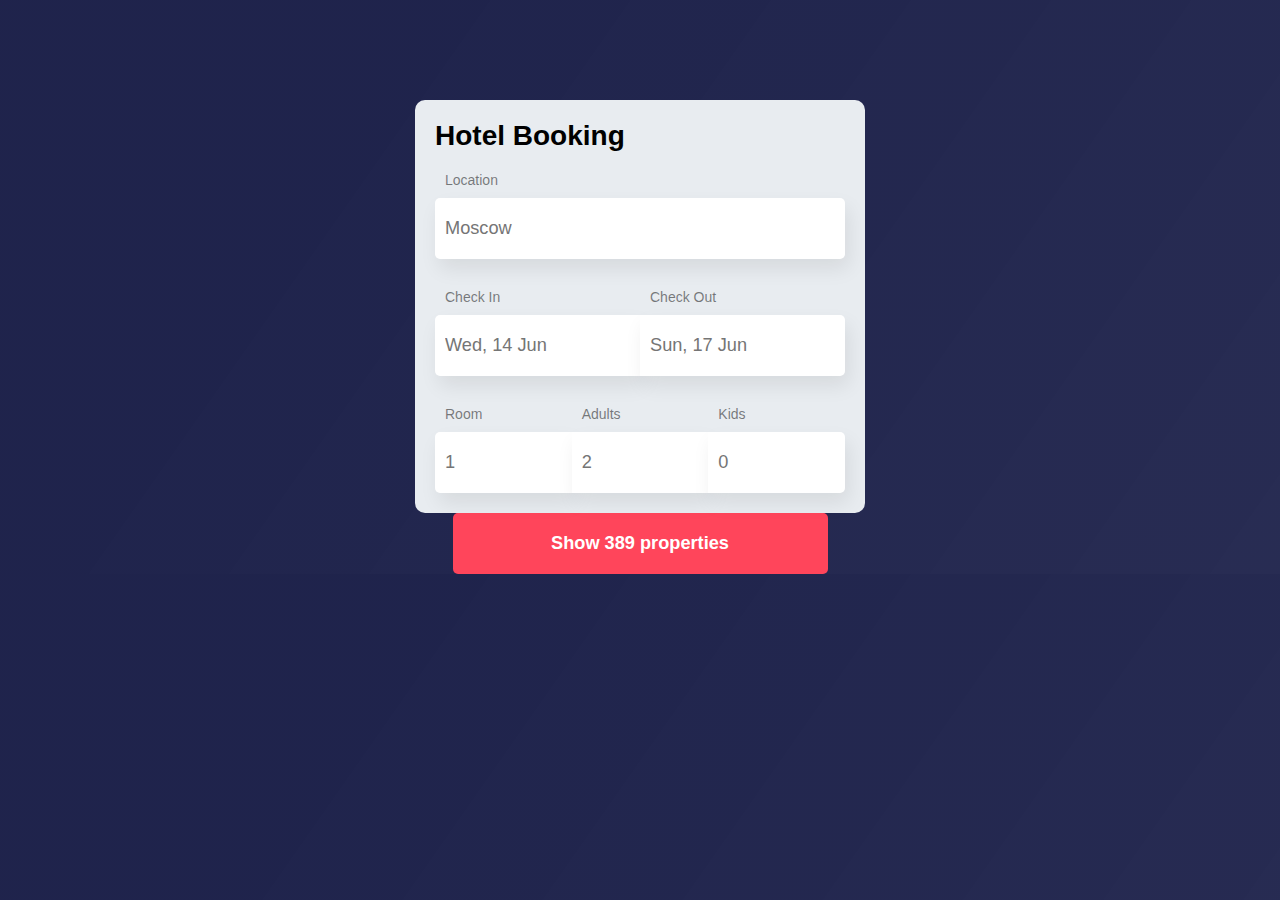
<file: booking-hotel/index.html>
<!DOCTYPE html>
<html>
<head>
	<meta charset="utf-8">
	<meta name="viewport" content="width=device-width, initial-scale=1.0">
	<title>Form Booking Hotel</title>
	<link rel="stylesheet" type="text/css" href="style.css">

	<!-- Dibuat oleh Ifran Silalahi -->

</head>
<body>
	<div id="wrapper">
		<form>
			<h1>Hotel Booking</h1>
			<div class="inp location">
				<label for="location">Location</label>
				<input type="text" name="location" placeholder="Moscow">
			</div>
			<div class="inp dates">
				<div class="date">
					<label for="checkIn">Check In</label>					
					<input type="text" id="checkIn" placeholder="Wed, 14 Jun" onfocus="(this.type='date')" onblur="(this.type='text')">
				</div>
				<div class="date">
					<label for="checkOut">Check Out</label>					
					<input type="text" id="checkOut" placeholder="Sun, 17 Jun" onfocus="(this.type='date')" onblur="(this.type='text')">
				</div>
			</div>
			<div class="inp infos">
				<div class="info">
				<label for="room">Room</label>
				<input type="number" name="room" id="room" placeholder="1">
			</div>
			<div class="info">
				<label for="adults">Adults</label>
				<input type="number" name="adults" placeholder="2">
			</div>
			<div class="info">
				<label for="kids">Kids</label>
				<input type="number" name="kids" id="kids" placeholder="0">
			</div>
			</div>			
		</form>
	</div>
	<div id="return">
		<p>Show 389 properties</p>
	</div>

</body>
</html>
</file>
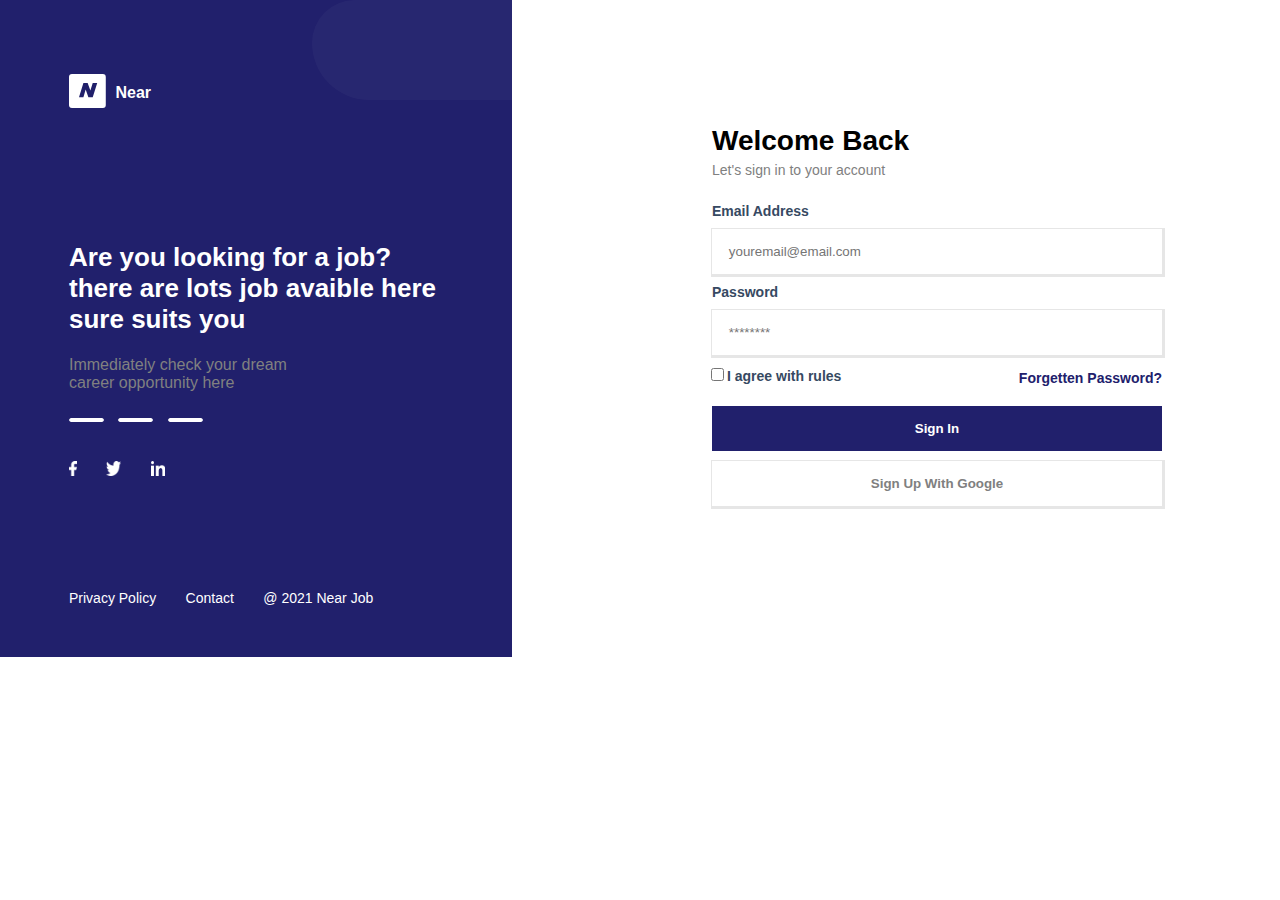
<file: form-login/index.html>
<!DOCTYPE html>
<html>
<head>
	<meta charset="utf-8">
	<title>Form Login | Near</title>
	<link rel="stylesheet" type="text/css" href="style.css">
</head>
<body>
	<div id="rectangle"></div>
	<div id="rectangle2"></div>
	<div id="deskripsi">
		<div id="logo">
			<img src="img/logo.svg">
		</div>
		<div id="desc">
			<h2>Are you looking for a job? there are lots job avaible here sure suits you</h2>
			<p>Immediately check your dream career opportunity here</p>
			<div class="line">				
				<img src="img/line.png">
				<img src="img/line.png" class="line2">
				<img src="img/line.png">
			</div>			
			<div class="sosmed">
				<a href="#"><img src="img/facebook.png"></a>
				<a href="#"><img src="img/twitter.png"></a>
				<a href="#"><img src="img/linkedin.png"></a>					
			</div>
		</div>
		<div id="footer">
			<a href="#">Privacy Policy</a>
			<a href="#">Contact</a>
			<a href="#">@ 2021 Near Job</a>
		</div>
	</div>
	<div id="form">
		<section>
		<h2>Welcome Back</h2>
		<p class="text-form">Let's sign in to your account</p>
		<form>
			<label for="email">Email Address
				<br><input type="email" id="email" required="email" placeholder="    youremail@email.com"><br></label>
			<label for="password">Password<br>
				<input type="password" id="password" placeholder="    ********"><br></label>
			<label for="agree" id="agree">
				<input type="checkbox" value="yes">I agree with rules
			</label>
			<a href="#" id="forget-pass">Forgetten Password?</a>
			<button type="submit" id="submit-btn">Sign In</button>
			<button type="submit" id="submit-btn2">Sign Up With Google</button>
		</form>
		</section>		
	</div>
</body>
</html>
</file>
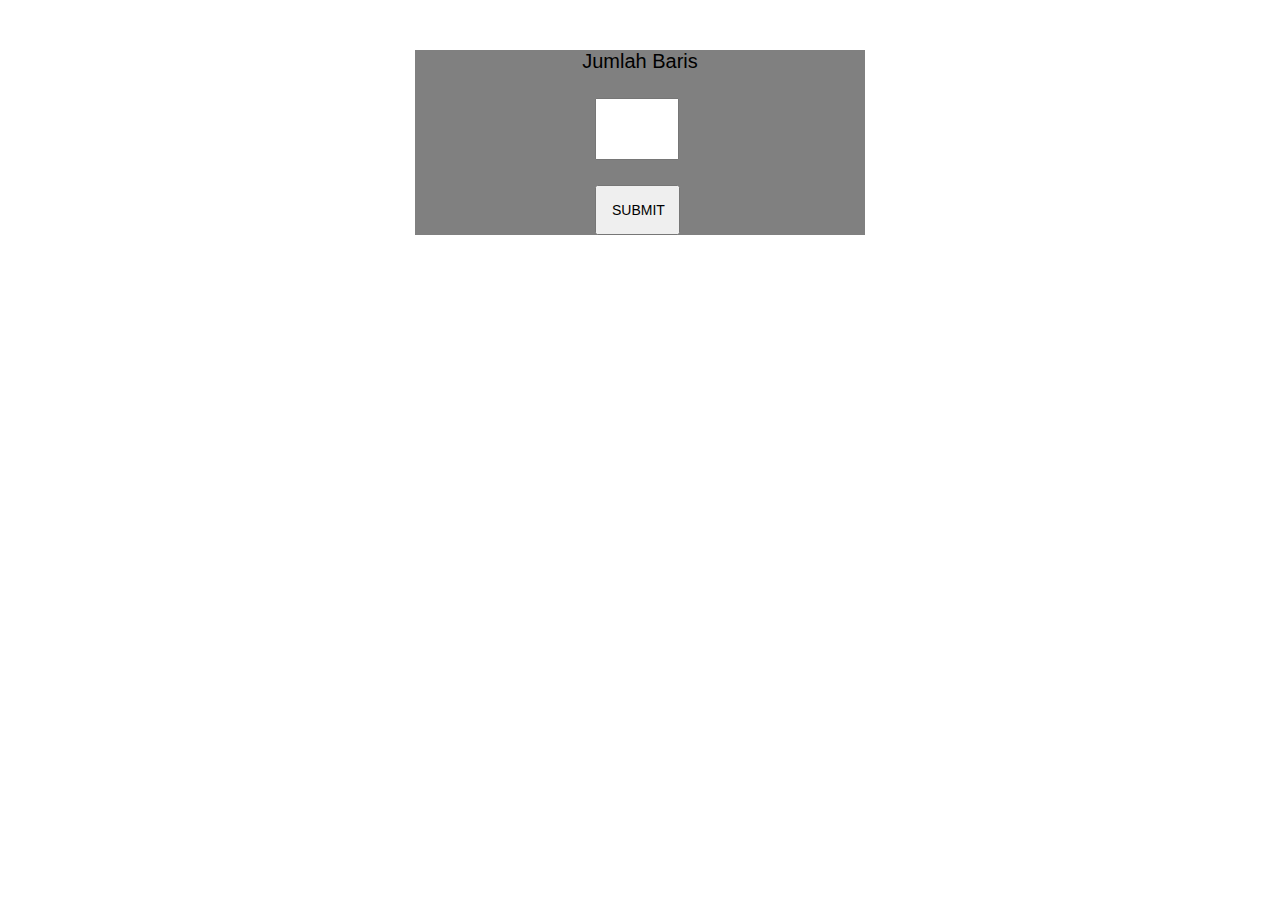
<file: segitiga-piramid/index.html>
<!DOCTYPE html>
<html>
<head>
	<meta charset="utf-8">
	<title>Segitiga Piramid</title>
</head>
<style type="text/css">
	* {		
		font-family: sans-serif;			
	}

	#wrapper {
		width: 450px;		
		margin: 0 auto;						
		font-size: 20px;		
		text-align: center;
		background-color: grey;		
	}

	label {	
		display: block;
		margin-top: 50px;		
	}
	
	#wrapper input	{
		margin: 25px 0 0 0;		
		padding: 15px;
		width: 50px;
		font-size: 24px;		
		margin-left: 40%;			
		display: block;	
	}
	
	#wrapper .btn {		
		font-size: 14px;			
		width: 85px;
		margin-bottom: 50px;
	}

	#output {
		background-color: grey;		
	}


</style>
<body>
	<div id="wrapper">
		<label for="baris">Jumlah Baris</label>
		<input type="number" id="baris">		
		<input type="submit" onclick="hasil()" value="SUBMIT" class="btn">
		<div id="output">

		</div>
	</div>

</body>
<script type="text/javascript">	
	function hasil() {
		var baris = document.getElementById("baris").value;		
		// document.getElementById("output").innerHTML = piramid;
		for (var i = 0; i <= baris; i++) {
			document.wrire("*");			
		}
		
	}			
				
</script>
</html>
</file>
<file: booking-hotel/style.css>
* {
	padding: 0;
	margin: 0;
	box-sizing: border-box;
	font-family: sans-serif;
}

body {
	background-image: linear-gradient(125deg, rgba(0,5,51,0.87718837535014) 25%, rgba(0,5,51,0.8435749299719888) 100%), url(https://img.freepik.com/free-photo/beautiful-luxury-outdoor-swimming-pool-hotel-resort_74190-7433.jpg?t=st=1645360712~exp=1645361312~hmac=fc77984effa15dca93cd941057f627be0b0163af1a6a5db0dd55a792266fcf11&w=740);
	background-size: cover;
	font-size: 14px;
}

#wrapper {
	background-color: #E8ECF0;	
	width: 450px;		
	border-radius: 10px;
	margin: 0 auto;		
}

#wrapper form {
	padding: 20px;
	margin-top: 100px;
}

form input {
	padding: 20px 10px;	
	width: 100%;
	box-shadow: 4px 10px 20px rgba(0, 0, 0, 0.08);
	font-size: 1.3em;
	border: none;
	color: #000;
}

input[name="location"] {
	border-radius: 5px;
}

#checkIn, #room {
	border-radius: 5px 0 0 5px;
}

#checkOut, #kids {
	border-radius: 0 5px 5px 0;
}
.inp {
	margin: 20px 0 0 0;	
}

.inp label {
	display: block;
	color: #00000080;
	margin: 10px;
	font-size: 1em;
}

.dates {
	display: flex;
}

.dates .date {
	width: 50%;
}

.infos {
	display: flex;
}

#return {
	background-color: #FF455B;
	width: 375px;
	color: #fff;
	margin: 0 auto;
	text-align: center;	
	border-radius: 5px;
}

#return p {
	padding: 20px;
	font-weight: bold;
	font-size: 1.3em;
}

/* ------- Responsive ------- */

@media only screen and (max-width: 600px) {
	#wrapper {
		background-color: transparent;
	}

	#wrapper form {
		
	}

	.inp label,
	h1 {
		color: #fff;
	}

	#return {
		width: 410px;
		/*width: 100%;*/
		/*margin: 18px;*/
	}
}












/*-------------End-------------*/
</file>
<file: form-login/style.css>
* {
	box-sizing: border-box;	
	font-family: sans-serif;
}
#rectangle {
	width: 200px;
	height: 100px;
	background-color: #fff;
	opacity: 3%;
	z-index: 10;
	border-radius: 150px 0 0px 200px;
	position: absolute;
	top: 0;
	right: 60%;
}
#rectangle2 {
	width: 400px;
	height: 100px;
	background-color: #fff;
	opacity: 3%;
	z-index: 1;
	border-radius: 200px 0 0px 200px;
	position: absolute;
	bottom: 20px;
	left: 0;
	transform: rotate(180deg);
}
#deskripsi {
	position: absolute;
	top: 0;
	left: 0;
	width: 40%;
	height: 657px;
	background-color: #21206C;
}
#logo {
	position: absolute;
	width: 102px;
	height: 39px;
	left: 69px;
	top: 74px;
}
#logo:after {
	content: "Near";	
	color: white;
	margin-left: 5px;
	font-weight: bold;
	position: relative;
	top: -10px;	
}
#desc {
	position: absolute;
	width: 380px;
	left: 69px;
	top: 220px;
	color: white;
}
#desc h2 {
	font-size: 26px;
}
#desc p {
	width: 250px;
	color: #808080;
}
.line img {
	width: 35px;
	height: 4px;
	border-radius: 2px;
	margin-right: 10px;	
}
.sosmed img {
	height: 15px;
	margin: 35px 25px 0 0;
}
#footer {
	position: absolute;
	left: 69px;
	bottom: 50px;
	z-index: 10;
}
#footer a {
	text-decoration: none;
	color: white;
	font-size: 14px;	
	margin-right: 25px;	
}
section {
	position:  absolute;
	left: 200px;
	top: 125px;
}
#form {
	background-color: white;
	position: absolute;
	top: 0;	
	right: 0;
	left: 40%;
	height: 657px;
}
section h2 {
	font-size: 28px;
	margin: 0;
}
.text-form {
	margin-top: 5px;
	margin-bottom: 25px;
	font-size: 14px;
	color: #808080;
}
form {
	font-size: 14px;		
}
label {
	font-weight: bold;	
	color: #364962;
}
#email, #password {
	margin: 10px 0;
	width: 450px;
	height: 45px;
	color: #808080;
	border: none;	
	box-shadow: 1px 1px 0px 2px #e6e6e6;
}
#agree {
	font-size: 14px;	
	margin-top: 10px;	
	margin-left: -5px;
}
#forget-pass {
	display: inline;
	float: right;
	margin-top: 5px;	
	font-weight: bold;	
	color: #21206C;
}
form a {
	text-decoration: none;
	margin-bottom: 20px;
}
button {
	display: block;
	width: 450px;
	height: 45px;
	margin-top: 10px;
	font-weight: bold;
}
#submit-btn {
	background-color:  #21206C;
	color: white;
	border: none;
}
#submit-btn2 {
	color: #808080;
	background-color: #fff;
	border: none;	
	box-shadow: 1px 1px 0px 2px #e6e6e6;
}
</file>
